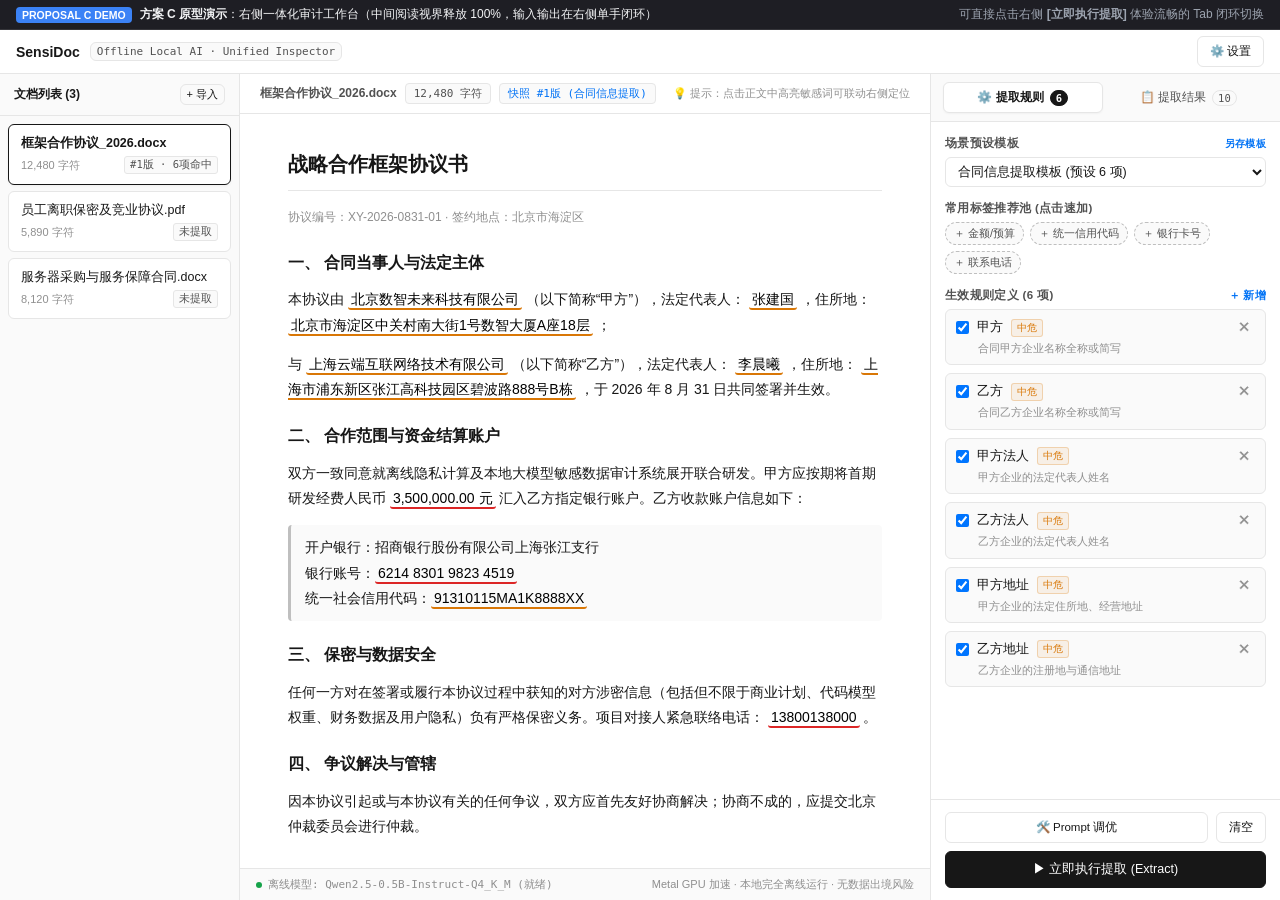
<file: optimize/demo_c.html>
<!DOCTYPE html>
<html lang="zh-CN">
<head>
  <meta charset="UTF-8">
  <meta name="viewport" content="width=device-width, initial-scale=1.0">
  <title>SensiDoc 方案C演示原型 - 右侧栏一体化审计工作台</title>
  <style>
    :root {
      --bg: hsl(0 0% 100%);
      --surface: hsl(0 0% 100%);
      --surface-2: hsl(0 0% 98%);
      --surface-hover: hsl(0 0% 95%);
      --surface-active: hsl(0 0% 92%);
      --border: hsl(0 0% 90%);
      --border-strong: hsl(0 0% 75%);
      --text: hsl(0 0% 9%);
      --text-dim: hsl(0 0% 32%);
      --text-mute: hsl(0 0% 56%);
      --accent: hsl(0 0% 9%);
      --accent-text: hsl(0 0% 100%);
      --danger: #dc2626;
      --danger-soft: rgba(220, 38, 38, 0.08);
      --warning: #d97706;
      --warning-soft: rgba(217, 119, 6, 0.08);
      --success: #16a34a;
      --success-soft: rgba(22, 163, 74, 0.08);
      --link: hsl(212 100% 48%);
      
      --radius-sm: 6px;
      --radius-md: 8px;
      --radius-lg: 12px;
      
      --font-sans: -apple-system, BlinkMacSystemFont, "SF Pro Text", "PingFang SC", "Helvetica Neue", Arial, sans-serif;
      --font-mono: ui-monospace, "SF Mono", Menlo, Monaco, Consolas, monospace;
    }

    @media (prefers-color-scheme: dark) {
      :root {
        --bg: hsl(0 0% 4%);
        --surface: hsl(0 0% 4%);
        --surface-2: hsl(0 0% 7%);
        --surface-hover: hsl(0 0% 11%);
        --surface-active: hsl(0 0% 14%);
        --border: hsl(0 0% 16%);
        --border-strong: hsl(0 0% 28%);
        --text: hsl(0 0% 93%);
        --text-dim: hsl(0 0% 63%);
        --text-mute: hsl(0 0% 45%);
        --accent: hsl(0 0% 93%);
        --accent-text: hsl(0 0% 6%);
        --danger: #f87171;
        --danger-soft: rgba(248, 113, 113, 0.15);
        --warning: #fbbf24;
        --warning-soft: rgba(251, 191, 36, 0.15);
        --success: #4ade80;
        --success-soft: rgba(74, 222, 128, 0.15);
        --link: hsl(210 100% 66%);
      }
    }

    * { box-sizing: border-box; margin: 0; padding: 0; }
    body {
      font-family: var(--font-sans);
      background: var(--bg);
      color: var(--text);
      height: 100vh;
      display: flex;
      flex-direction: column;
      overflow: hidden;
      -webkit-font-smoothing: antialiased;
    }

    /* 顶部提示横幅 Banner */
    .demo-banner {
      background: #1e1e24;
      color: #f3f4f6;
      font-size: 12px;
      padding: 6px 16px;
      display: flex;
      align-items: center;
      justify-content: space-between;
      border-bottom: 1px solid rgba(255,255,255,0.1);
      z-index: 100;
    }
    .demo-tag {
      background: #3b82f6;
      color: #fff;
      font-size: 10.5px;
      font-weight: 600;
      padding: 2px 6px;
      border-radius: 4px;
      margin-right: 8px;
    }

    /* 顶部导航 TopBar */
    .app-header {
      height: 44px;
      border-bottom: 1px solid var(--border);
      display: flex;
      align-items: center;
      justify-content: space-between;
      padding: 0 16px;
      background: var(--surface);
      flex-shrink: 0;
    }
    .logo-group { display: flex; align-items: center; gap: 10px; }
    .logo-title { font-size: 14px; font-weight: 600; }
    .logo-badge {
      font-size: 11px;
      font-family: var(--font-mono);
      padding: 2px 6px;
      border-radius: var(--radius-sm);
      border: 1px solid var(--border);
      color: var(--text-dim);
      background: var(--surface-2);
    }

    /* 三栏主体网格 */
    .app-layout {
      flex: 1;
      display: grid;
      grid-template-columns: 240px minmax(400px, 1fr) 350px;
      overflow: hidden;
    }

    /* 左栏：文件列表 */
    .sidebar {
      border-right: 1px solid var(--border);
      background: var(--surface-2);
      display: flex;
      flex-direction: column;
      overflow: hidden;
    }
    .sidebar-header {
      padding: 10px 14px;
      border-bottom: 1px solid var(--border);
      display: flex;
      align-items: center;
      justify-content: space-between;
      font-size: 12px;
      font-weight: 600;
    }
    .file-list {
      flex: 1;
      overflow-y: auto;
      padding: 8px;
      display: flex;
      flex-direction: column;
      gap: 6px;
    }
    .file-card {
      padding: 10px 12px;
      border-radius: var(--radius-sm);
      background: var(--surface);
      border: 1px solid var(--border);
      cursor: pointer;
      transition: all 0.12s;
    }
    .file-card:hover { border-color: var(--border-strong); }
    .file-card.active {
      border-color: var(--accent);
      background: var(--surface);
      box-shadow: 0 1px 3px rgba(0,0,0,0.05);
    }
    .file-name {
      font-size: 12.5px;
      font-weight: 400;
      white-space: nowrap;
      overflow: hidden;
      text-overflow: ellipsis;
      margin-bottom: 4px;
    }
    .file-card.active .file-name {
      font-weight: 600;
    }
    .file-meta {
      display: flex;
      align-items: center;
      justify-content: space-between;
      font-size: 11px;
      color: var(--text-mute);
    }
    .version-tag {
      font-family: var(--font-mono);
      font-size: 10.5px;
      background: var(--surface-2);
      padding: 1px 5px;
      border-radius: 3px;
      border: 1px solid var(--border);
      color: var(--text-dim);
    }

    /* 中间主舞台：极简纯净正文阅读画布 */
    .main-stage {
      display: flex;
      flex-direction: column;
      background: var(--surface);
      overflow: hidden;
    }
    .stage-toolbar {
      height: 40px;
      padding: 0 20px;
      border-bottom: 1px solid var(--border);
      display: flex;
      align-items: center;
      justify-content: space-between;
      background: var(--surface);
      font-size: 12px;
      color: var(--text-dim);
      flex-shrink: 0;
    }
    .stage-meta {
      display: flex;
      align-items: center;
      gap: 8px;
    }
    .doc-pill {
      font-family: var(--font-mono);
      font-size: 11px;
      background: var(--surface-2);
      padding: 2px 8px;
      border-radius: 4px;
      border: 1px solid var(--border);
    }
    .stage-content {
      flex: 1;
      overflow-y: auto;
      padding: 32px 48px;
      line-height: 1.8;
      font-size: 14px;
      color: var(--text);
    }
    .stage-content h1 {
      font-size: 20px;
      font-weight: 600;
      margin-bottom: 16px;
      border-bottom: 1px solid var(--border);
      padding-bottom: 8px;
    }
    .stage-content h2 {
      font-size: 16px;
      font-weight: 600;
      margin: 20px 0 10px 0;
    }
    .stage-content p {
      margin-bottom: 14px;
      color: var(--text);
    }
    .stage-footer {
      height: 32px;
      padding: 0 16px;
      border-top: 1px solid var(--border);
      background: var(--surface-2);
      display: flex;
      align-items: center;
      justify-content: space-between;
      font-size: 11px;
      color: var(--text-mute);
      flex-shrink: 0;
    }

    /* 敏感词高亮插桩 */
    mark.sensi-mark {
      background: transparent;
      padding: 1px 3px;
      border-radius: 3px;
      cursor: pointer;
      transition: all 0.15s ease;
      position: relative;
    }
    mark.sensi-mark[data-risk="high"] {
      border-bottom: 2px solid var(--danger);
    }
    mark.sensi-mark[data-risk="medium"] {
      border-bottom: 2px solid var(--warning);
    }
    mark.sensi-mark[data-risk="low"] {
      border-bottom: 2px solid var(--text-dim);
    }
    mark.sensi-mark:hover {
      background: rgba(217, 119, 6, 0.12);
    }
    mark.sensi-mark.sensi-selected {
      background: rgba(217, 119, 6, 0.22);
      box-shadow: 0 0 0 2px var(--warning);
      font-weight: 600;
    }
    mark.sensi-mark.sensi-selected[data-risk="high"] {
      background: rgba(220, 38, 38, 0.22);
      box-shadow: 0 0 0 2px var(--danger);
    }

    /* 右侧栏：统一智能审计主控台 (Unified Inspector Panel) */
    .inspector-panel {
      border-left: 1px solid var(--border);
      background: var(--surface);
      display: flex;
      flex-direction: column;
      overflow: hidden;
    }
    
    /* 分段选项卡 Segmented Control */
    .segmented-control {
      padding: 8px 12px;
      border-bottom: 1px solid var(--border);
      background: var(--surface-2);
      display: flex;
      gap: 6px;
    }
    .segmented-btn {
      flex: 1;
      padding: 6px 10px;
      font-size: 12px;
      font-weight: 500;
      border-radius: var(--radius-sm);
      border: 1px solid transparent;
      background: transparent;
      color: var(--text-dim);
      cursor: pointer;
      display: flex;
      align-items: center;
      justify-content: center;
      gap: 6px;
      transition: all 0.12s;
      user-select: none;
    }
    .segmented-btn:hover {
      background: var(--surface-hover);
      color: var(--text);
    }
    .segmented-btn.active {
      background: var(--surface);
      color: var(--text);
      border-color: var(--border);
      box-shadow: 0 1px 2px rgba(0,0,0,0.04);
      font-weight: 600;
    }
    .badge-count {
      font-size: 10.5px;
      font-family: var(--font-mono);
      background: var(--surface-2);
      padding: 1px 5px;
      border-radius: 10px;
      border: 1px solid var(--border);
    }
    .segmented-btn.active .badge-count {
      background: var(--accent);
      color: var(--accent-text);
      border-color: var(--accent);
    }

    /* 选项卡内容容器 */
    .tab-content {
      flex: 1;
      overflow-y: auto;
      display: flex;
      flex-direction: column;
    }

    /* 规则配置 Tab */
    .rules-pane {
      padding: 14px;
      display: flex;
      flex-direction: column;
      gap: 14px;
      flex: 1;
    }
    .pane-section-title {
      font-size: 11.5px;
      font-weight: 600;
      color: var(--text-dim);
      display: flex;
      align-items: center;
      justify-content: space-between;
      text-transform: uppercase;
      letter-spacing: 0.03em;
    }
    .form-row {
      display: flex;
      flex-direction: column;
      gap: 6px;
    }
    .select-input {
      width: 100%;
      padding: 6px 8px;
      border-radius: var(--radius-sm);
      border: 1px solid var(--border);
      background: var(--surface);
      color: var(--text);
      font-size: 12.5px;
      outline: none;
    }

    /* 常用标签按钮池 */
    .tag-pool {
      display: flex;
      flex-wrap: wrap;
      gap: 6px;
    }
    .tag-chip {
      font-size: 11px;
      padding: 3px 8px;
      border-radius: 12px;
      border: 1px dashed var(--border-strong);
      background: var(--surface-2);
      color: var(--text-dim);
      cursor: pointer;
      user-select: none;
      display: inline-flex;
      align-items: center;
      gap: 4px;
      transition: all 0.12s;
    }
    .tag-chip:hover {
      background: var(--surface-hover);
      border-color: var(--text);
      color: var(--text);
    }

    /* 规则卡片列表 */
    .rule-card-list {
      display: flex;
      flex-direction: column;
      gap: 8px;
    }
    .rule-card {
      background: var(--surface-2);
      border: 1px solid var(--border);
      border-radius: var(--radius-sm);
      padding: 8px 10px;
      transition: border-color 0.12s;
    }
    .rule-card:hover {
      border-color: var(--border-strong);
    }
    .rule-card-header {
      display: flex;
      align-items: center;
      justify-content: space-between;
      gap: 8px;
    }
    .rule-left {
      display: flex;
      align-items: center;
      gap: 8px;
      font-size: 12.5px;
      font-weight: 500;
    }
    .rule-desc {
      font-size: 11px;
      color: var(--text-mute);
      margin-top: 4px;
      padding-left: 22px;
      line-height: 1.4;
    }
    .risk-badge {
      font-size: 10px;
      padding: 1px 5px;
      border-radius: 3px;
      font-weight: 500;
    }
    .risk-badge.medium {
      background: var(--warning-soft);
      color: var(--warning);
      border: 1px solid rgba(217, 119, 6, 0.25);
    }
    .risk-badge.high {
      background: var(--danger-soft);
      color: var(--danger);
      border: 1px solid rgba(220, 38, 38, 0.25);
    }
    .delete-btn {
      color: var(--text-mute);
      cursor: pointer;
      font-size: 13px;
      padding: 2px 4px;
      border-radius: 3px;
    }
    .delete-btn:hover {
      color: var(--danger);
      background: var(--surface-hover);
    }

    /* 底部执行动作卡 */
    .inspector-footer {
      padding: 12px 14px;
      border-top: 1px solid var(--border);
      background: var(--surface);
      display: flex;
      flex-direction: column;
      gap: 8px;
    }
    .btn {
      padding: 7px 12px;
      font-size: 12.5px;
      font-weight: 500;
      border-radius: var(--radius-sm);
      border: 1px solid var(--border);
      background: transparent;
      color: var(--text);
      cursor: pointer;
      display: inline-flex;
      align-items: center;
      justify-content: center;
      gap: 6px;
      transition: all 0.12s;
      user-select: none;
    }
    .btn:hover { background: var(--surface-hover); }
    .btn.primary {
      background: var(--accent);
      color: var(--accent-text);
      border-color: var(--accent);
    }
    .btn.primary:hover { opacity: 0.9; }

    /* 审计清单 Tab */
    .audit-pane {
      display: flex;
      flex-direction: column;
      flex: 1;
      overflow: hidden;
    }
    .audit-toolbar {
      padding: 10px 14px;
      border-bottom: 1px solid var(--border);
      display: flex;
      align-items: center;
      justify-content: space-between;
      background: var(--surface-2);
      font-size: 11.5px;
    }
    .audit-items-list {
      flex: 1;
      overflow-y: auto;
      padding: 10px 12px;
      display: flex;
      flex-direction: column;
      gap: 6px;
    }
    .audit-item {
      padding: 8px 10px;
      border-radius: var(--radius-sm);
      background: var(--surface);
      border: 1px solid var(--border);
      cursor: pointer;
      transition: all 0.12s;
    }
    .audit-item:hover {
      border-color: var(--border-strong);
      background: var(--surface-hover);
    }
    .audit-item.active {
      border-color: var(--warning);
      background: var(--warning-soft);
    }
    .audit-item-top {
      display: flex;
      align-items: center;
      justify-content: space-between;
      margin-bottom: 4px;
    }
    .audit-word {
      font-size: 12.5px;
      font-weight: 600;
      color: var(--text);
    }
    .audit-tag {
      font-size: 10.5px;
      color: var(--text-dim);
      background: var(--surface-2);
      padding: 1px 6px;
      border-radius: 4px;
      border: 1px solid var(--border);
    }

    /* 脉冲动画 */
    @keyframes pulseFlash {
      0% { background: rgba(220, 38, 38, 0.45); }
      50% { background: transparent; }
      100% { background: rgba(220, 38, 38, 0.45); }
    }
    .pulse-animation {
      animation: pulseFlash 0.5s ease-in-out 2;
    }

    /* Prompt 模态框 */
    .modal-overlay {
      position: fixed;
      inset: 0;
      background: rgba(0, 0, 0, 0.5);
      display: none;
      align-items: center;
      justify-content: center;
      z-index: 1000;
      backdrop-filter: blur(3px);
    }
    .modal-overlay.open { display: flex; }
    .modal-box {
      background: var(--surface);
      border: 1px solid var(--border);
      border-radius: var(--radius-md);
      width: 90%;
      max-width: 620px;
      padding: 18px 20px;
      display: flex;
      flex-direction: column;
      gap: 14px;
      box-shadow: 0 16px 36px rgba(0,0,0,0.25);
    }
    .modal-header {
      display: flex;
      align-items: center;
      justify-content: space-between;
      border-bottom: 1px solid var(--border);
      padding-bottom: 10px;
    }
    .modal-header h3 { font-size: 14px; font-weight: 600; }
  </style>
</head>
<body>

  <!-- Demo 顶部横幅，说明方案背景与特性 -->
  <div class="demo-banner">
    <div style="display: flex; align-items: center;">
      <span class="demo-tag">PROPOSAL C DEMO</span>
      <span><strong>方案 C 原型演示</strong>：右侧一体化审计工作台（中间阅读视界释放 100%，输入输出在右侧单手闭环）</span>
    </div>
    <div style="display: flex; gap: 12px;">
      <span style="color: #9ca3af;">可直接点击右侧 <b>[立即执行提取]</b> 体验流畅的 Tab 闭环切换</span>
    </div>
  </div>

  <!-- 应用导航 -->
  <header class="app-header">
    <div class="logo-group">
      <span class="logo-title">SensiDoc</span>
      <span class="logo-badge">Offline Local AI · Unified Inspector</span>
    </div>
    <div>
      <button class="btn" style="font-size: 11.5px;" onclick="alert('系统设置功能就绪')">⚙️ 设置</button>
    </div>
  </header>

  <!-- 三栏工作区 -->
  <div class="app-layout">
    <!-- 左栏：文件列表 -->
    <aside class="sidebar">
      <div class="sidebar-header">
        <span>文档列表 (3)</span>
        <button class="btn" style="padding: 2px 6px; font-size: 11px;">+ 导入</button>
      </div>
      <div class="file-list">
        <div class="file-card active">
          <div class="file-name">框架合作协议_2026.docx</div>
          <div class="file-meta">
            <span>12,480 字符</span>
            <span class="version-tag">#1版 · 6项命中</span>
          </div>
        </div>
        <div class="file-card">
          <div class="file-name">员工离职保密及竞业协议.pdf</div>
          <div class="file-meta">
            <span>5,890 字符</span>
            <span class="version-tag">未提取</span>
          </div>
        </div>
        <div class="file-card">
          <div class="file-name">服务器采购与服务保障合同.docx</div>
          <div class="file-meta">
            <span>8,120 字符</span>
            <span class="version-tag">未提取</span>
          </div>
        </div>
      </div>
    </aside>

    <!-- 中间主舞台：纯净文档正文阅读视界 (100% 空间解放) -->
    <main class="main-stage">
      <!-- 极简工具栏 -->
      <div class="stage-toolbar">
        <div class="stage-meta">
          <span style="font-weight: 600;">框架合作协议_2026.docx</span>
          <span class="doc-pill">12,480 字符</span>
          <span class="doc-pill" style="color: var(--link);">快照 #1版 (合同信息提取)</span>
        </div>
        <div>
          <span style="font-size: 11px; color: var(--text-mute);">💡 提示：点击正文中高亮敏感词可联动右侧定位</span>
        </div>
      </div>

      <!-- 正文渲染区 (无任何规则表单遮挡，享受顶级沉浸阅读) -->
      <div class="stage-content" id="docContent">
        <h1>战略合作框架协议书</h1>
        <p style="color: var(--text-mute); font-size: 12px; margin-bottom: 20px;">
          协议编号：XY-2026-0831-01 · 签约地点：北京市海淀区
        </p>

        <h2>一、 合同当事人与法定主体</h2>
        <p>
          本协议由 
          <mark class="sensi-mark" data-risk="medium" data-id="1">北京数智未来科技有限公司</mark>
          （以下简称“甲方”），法定代表人：
          <mark class="sensi-mark" data-risk="medium" data-id="3">张建国</mark>
          ，住所地：
          <mark class="sensi-mark" data-risk="medium" data-id="5">北京市海淀区中关村南大街1号数智大厦A座18层</mark>
          ；
        </p>
        <p>
          与 
          <mark class="sensi-mark" data-risk="medium" data-id="2">上海云端互联网络技术有限公司</mark>
          （以下简称“乙方”），法定代表人：
          <mark class="sensi-mark" data-risk="medium" data-id="4">李晨曦</mark>
          ，住所地：
          <mark class="sensi-mark" data-risk="medium" data-id="6">上海市浦东新区张江高科技园区碧波路888号B栋</mark>
          ，于 2026 年 8 月 31 日共同签署并生效。
        </p>

        <h2>二、 合作范围与资金结算账户</h2>
        <p>
          双方一致同意就离线隐私计算及本地大模型敏感数据审计系统展开联合研发。甲方应按期将首期研发经费人民币 
          <mark class="sensi-mark" data-risk="high" data-id="7">3,500,000.00 元</mark>
          汇入乙方指定银行账户。乙方收款账户信息如下：
        </p>
        <p style="padding: 10px 14px; background: var(--surface-2); border-left: 3px solid var(--border-strong); border-radius: 4px;">
          开户银行：招商银行股份有限公司上海张江支行<br>
          银行账号：<mark class="sensi-mark" data-risk="high" data-id="8">6214 8301 9823 4519</mark><br>
          统一社会信用代码：<mark class="sensi-mark" data-risk="medium" data-id="9">91310115MA1K8888XX</mark>
        </p>

        <h2>三、 保密与数据安全</h2>
        <p>
          任何一方对在签署或履行本协议过程中获知的对方涉密信息（包括但不限于商业计划、代码模型权重、财务数据及用户隐私）负有严格保密义务。项目对接人紧急联络电话：
          <mark class="sensi-mark" data-risk="high" data-id="10">13800138000</mark>
          。
        </p>

        <h2>四、 争议解决与管辖</h2>
        <p>
          因本协议引起或与本协议有关的任何争议，双方应首先友好协商解决；协商不成的，应提交北京仲裁委员会进行仲裁。
        </p>
      </div>

      <!-- 底部离线模型状态栏 -->
      <div class="stage-footer">
        <div style="display: flex; align-items: center; gap: 6px;">
          <span style="width: 6px; height: 6px; border-radius: 50%; background: var(--success); display: inline-block;"></span>
          <span style="font-family: var(--font-mono);">离线模型: Qwen2.5-0.5B-Instruct-Q4_K_M (就绪)</span>
        </div>
        <div>Metal GPU 加速 · 本地完全离线运行 · 无数据出境风险</div>
      </div>
    </main>

    <!-- 右侧栏：统一智能审计主控台 (Unified Inspector Panel) -->
    <aside class="inspector-panel">
      <!-- 核心切换：Segmented Tabs -->
      <div class="segmented-control">
        <button class="segmented-btn active" id="tabRulesBtn" onclick="switchTab('rules')">
          <span>⚙️ 提取规则</span>
          <span class="badge-count" id="rulesCountBadge">6</span>
        </button>
        <button class="segmented-btn" id="tabAuditBtn" onclick="switchTab('audit')">
          <span>📋 提取结果</span>
          <span class="badge-count" id="auditCountBadge">10</span>
        </button>
      </div>

      <!-- 视图 1：提取规则配置视图 (Input 阶段) -->
      <div class="tab-content" id="rulesPane">
        <div class="rules-pane">
          <!-- 场景模板下拉选择 -->
          <div class="form-row">
            <div class="pane-section-title">
              <span>场景预设模板</span>
              <span style="font-size: 10px; color: var(--link); cursor: pointer;" onclick="alert('已将当前规则保存为模板')">另存模板</span>
            </div>
            <select class="select-input" id="presetSelect" onchange="handlePresetChange(this.value)">
              <option value="contract">合同信息提取模板 (预设 6 项)</option>
              <option value="privacy">个人隐私合规审查模板 (预设 4 项)</option>
              <option value="finance">财务与银行卡审计模板</option>
              <option value="empty">-- 空白自定义 --</option>
            </select>
          </div>

          <!-- 常用字段推荐池 (点击即加) -->
          <div class="form-row">
            <div class="pane-section-title">
              <span>常用标签推荐池 (点击速加)</span>
            </div>
            <div class="tag-pool">
              <span class="tag-chip" onclick="quickAddTag('金额/预算', '合同涉及的资金、违约金或付款金额', 'high')">＋ 金额/预算</span>
              <span class="tag-chip" onclick="quickAddTag('统一信用代码', '企业营业执照18位税号代码', 'medium')">＋ 统一信用代码</span>
              <span class="tag-chip" onclick="quickAddTag('银行卡号', '个人或对公银行账户卡号', 'high')">＋ 银行卡号</span>
              <span class="tag-chip" onclick="quickAddTag('联系电话', '手机号码或固话号码', 'high')">＋ 联系电话</span>
            </div>
          </div>

          <!-- 当前生效规则列表 -->
          <div class="form-row" style="flex: 1;">
            <div class="pane-section-title">
              <span>生效规则定义 (<span id="ruleTotalCount">6</span> 项)</span>
              <span style="font-size: 10.5px; color: var(--link); cursor: pointer;" onclick="addEmptyRule()">＋ 新增</span>
            </div>
            
            <div class="rule-card-list" id="ruleCardList">
              <!-- 动态规则卡片 -->
              <div class="rule-card" data-idx="0">
                <div class="rule-card-header">
                  <div class="rule-left">
                    <input type="checkbox" checked>
                    <span>甲方</span>
                    <span class="risk-badge medium">中危</span>
                  </div>
                  <span class="delete-btn" onclick="removeRule(0)" title="删除此规则">✕</span>
                </div>
                <div class="rule-desc">合同甲方企业名称全称或简写</div>
              </div>

              <div class="rule-card" data-idx="1">
                <div class="rule-card-header">
                  <div class="rule-left">
                    <input type="checkbox" checked>
                    <span>乙方</span>
                    <span class="risk-badge medium">中危</span>
                  </div>
                  <span class="delete-btn" onclick="removeRule(1)" title="删除此规则">✕</span>
                </div>
                <div class="rule-desc">合同乙方企业名称全称或简写</div>
              </div>

              <div class="rule-card" data-idx="2">
                <div class="rule-card-header">
                  <div class="rule-left">
                    <input type="checkbox" checked>
                    <span>甲方法人</span>
                    <span class="risk-badge medium">中危</span>
                  </div>
                  <span class="delete-btn" onclick="removeRule(2)" title="删除此规则">✕</span>
                </div>
                <div class="rule-desc">甲方企业的法定代表人姓名</div>
              </div>

              <div class="rule-card" data-idx="3">
                <div class="rule-card-header">
                  <div class="rule-left">
                    <input type="checkbox" checked>
                    <span>乙方法人</span>
                    <span class="risk-badge medium">中危</span>
                  </div>
                  <span class="delete-btn" onclick="removeRule(3)" title="删除此规则">✕</span>
                </div>
                <div class="rule-desc">乙方企业的法定代表人姓名</div>
              </div>

              <div class="rule-card" data-idx="4">
                <div class="rule-card-header">
                  <div class="rule-left">
                    <input type="checkbox" checked>
                    <span>甲方地址</span>
                    <span class="risk-badge medium">中危</span>
                  </div>
                  <span class="delete-btn" onclick="removeRule(4)" title="删除此规则">✕</span>
                </div>
                <div class="rule-desc">甲方企业的法定住所地、经营地址</div>
              </div>

              <div class="rule-card" data-idx="5">
                <div class="rule-card-header">
                  <div class="rule-left">
                    <input type="checkbox" checked>
                    <span>乙方地址</span>
                    <span class="risk-badge medium">中危</span>
                  </div>
                  <span class="delete-btn" onclick="removeRule(5)" title="删除此规则">✕</span>
                </div>
                <div class="rule-desc">乙方企业的注册地与通信地址</div>
              </div>
            </div>
          </div>
        </div>

        <!-- 规则底部主动作区 -->
        <div class="inspector-footer">
          <div style="display: flex; gap: 8px;">
            <button class="btn" style="flex: 1; font-size: 11.5px;" onclick="openPromptModal()">🛠️ Prompt 调优</button>
            <button class="btn" style="font-size: 11.5px;" onclick="alert('已清空所有规则')">清空</button>
          </div>
          <button class="btn primary" id="runExtractBtn" onclick="simulateExtract()" style="padding: 9px 0;">
            <span>▶ 立即执行提取 (Extract)</span>
          </button>
        </div>
      </div>

      <!-- 视图 2：敏感词审计清单视图 (Output 阶段) -->
      <div class="tab-content" id="auditPane" style="display: none;">
        <div class="audit-pane">
          <!-- 统计与过滤条 -->
          <div class="audit-toolbar">
            <div style="display: flex; align-items: center; gap: 6px;">
              <span style="font-weight: 600;">命中清单 (10 项)</span>
            </div>
            <div>
              <button class="btn" style="padding: 2px 6px; font-size: 10.5px;" onclick="alert('原始 JSON 模态框就绪')">原始 JSON</button>
            </div>
          </div>

          <!-- 敏感词项目列表 -->
          <div class="audit-items-list" id="auditItemsList">
            <div class="audit-item" onclick="focusMark(1)" data-id="1">
              <div class="audit-item-top">
                <span class="audit-word">北京数智未来科技有限公司</span>
                <span class="risk-badge medium">中危</span>
              </div>
              <div style="font-size: 11px; color: var(--text-dim); display: flex; justify-content: space-between;">
                <span>字段：【甲方】</span>
                <span style="color: var(--text-mute);">正文第 1 款</span>
              </div>
            </div>

            <div class="audit-item" onclick="focusMark(2)" data-id="2">
              <div class="audit-item-top">
                <span class="audit-word">上海云端互联网络技术有限公司</span>
                <span class="risk-badge medium">中危</span>
              </div>
              <div style="font-size: 11px; color: var(--text-dim); display: flex; justify-content: space-between;">
                <span>字段：【乙方】</span>
                <span style="color: var(--text-mute);">正文第 1 款</span>
              </div>
            </div>

            <div class="audit-item" onclick="focusMark(3)" data-id="3">
              <div class="audit-item-top">
                <span class="audit-word">张建国</span>
                <span class="risk-badge medium">中危</span>
              </div>
              <div style="font-size: 11px; color: var(--text-dim); display: flex; justify-content: space-between;">
                <span>字段：【甲方法人】</span>
                <span style="color: var(--text-mute);">正文第 1 款</span>
              </div>
            </div>

            <div class="audit-item" onclick="focusMark(4)" data-id="4">
              <div class="audit-item-top">
                <span class="audit-word">李晨曦</span>
                <span class="risk-badge medium">中危</span>
              </div>
              <div style="font-size: 11px; color: var(--text-dim); display: flex; justify-content: space-between;">
                <span>字段：【乙方法人】</span>
                <span style="color: var(--text-mute);">正文第 1 款</span>
              </div>
            </div>

            <div class="audit-item" onclick="focusMark(7)" data-id="7">
              <div class="audit-item-top">
                <span class="audit-word">3,500,000.00 元</span>
                <span class="risk-badge high">高危</span>
              </div>
              <div style="font-size: 11px; color: var(--text-dim); display: flex; justify-content: space-between;">
                <span>字段：【金额/预算】</span>
                <span style="color: var(--text-mute);">正文第 2 款</span>
              </div>
            </div>

            <div class="audit-item" onclick="focusMark(8)" data-id="8">
              <div class="audit-item-top">
                <span class="audit-word">6214 8301 9823 4519</span>
                <span class="risk-badge high">高危</span>
              </div>
              <div style="font-size: 11px; color: var(--text-dim); display: flex; justify-content: space-between;">
                <span>字段：【银行卡号】</span>
                <span style="color: var(--text-mute);">正文第 2 款</span>
              </div>
            </div>

            <div class="audit-item" onclick="focusMark(9)" data-id="9">
              <div class="audit-item-top">
                <span class="audit-word">91310115MA1K8888XX</span>
                <span class="risk-badge medium">中危</span>
              </div>
              <div style="font-size: 11px; color: var(--text-dim); display: flex; justify-content: space-between;">
                <span>字段：【统一信用代码】</span>
                <span style="color: var(--text-mute);">正文第 2 款</span>
              </div>
            </div>

            <div class="audit-item" onclick="focusMark(10)" data-id="10">
              <div class="audit-item-top">
                <span class="audit-word">13800138000</span>
                <span class="risk-badge high">高危</span>
              </div>
              <div style="font-size: 11px; color: var(--text-dim); display: flex; justify-content: space-between;">
                <span>字段：【联系电话】</span>
                <span style="color: var(--text-mute);">正文第 3 款</span>
              </div>
            </div>
          </div>

          <!-- 审计结果底部导出动作 -->
          <div class="inspector-footer">
            <div style="display: flex; gap: 8px;">
              <button class="btn" style="flex: 1; font-size: 11.5px;" onclick="alert('导出 CSV 成功')">导出清单 (CSV)</button>
              <button class="btn primary" style="flex: 1; font-size: 11.5px;" onclick="alert('脱敏文档已生成并在本地保存！')">🛡️ 脱敏导出</button>
            </div>
            <button class="btn" style="font-size: 11px; color: var(--text-mute);" onclick="switchTab('rules')">
              ← 返回修改规则重新提取
            </button>
          </div>
        </div>
      </div>
    </aside>
  </div>

  <!-- Prompt 调优模态框 -->
  <div class="modal-overlay" id="promptModal">
    <div class="modal-box">
      <div class="modal-header">
        <h3>系统提示词 (System Prompt) 调优与契约</h3>
        <button class="btn" style="padding: 2px 6px; font-size: 11px;" onclick="closePromptModal()">关闭</button>
      </div>
      <div style="font-size: 12px; color: var(--text-dim); line-height: 1.5;">
        内置针对 350M~1.5B 小模型加固的「三步思维协议」。字段通过变量 <code>{FIELDS_DEFINITION}</code> 自动注入。
      </div>
      <textarea style="width: 100%; height: 160px; font-family: var(--font-mono); font-size: 11.5px; padding: 8px; border: 1px solid var(--border); border-radius: 4px; background: var(--surface-2); color: var(--text); resize: none;">
你是一个资深文档保密审计专家。请严格按照以下定义的敏感字段提取文档原词：
{FIELDS_DEFINITION}

【提取规则契约】：
1. 只能从原文完整摘录，严禁杜撰或修改任何文字；
2. 输出必须是精简的 JSON 纯字符串数组格式：["原词1", "原词2"]
      </textarea>
      <div style="display: flex; justify-content: flex-end; gap: 8px;">
        <button class="btn" onclick="closePromptModal()">取消</button>
        <button class="btn primary" onclick="alert('已应用提示词！'); closePromptModal();">保存并应用</button>
      </div>
    </div>
  </div>

  <script>
    // Tab 切换逻辑
    function switchTab(tab) {
      const rulesBtn = document.getElementById("tabRulesBtn");
      const auditBtn = document.getElementById("tabAuditBtn");
      const rulesPane = document.getElementById("rulesPane");
      const auditPane = document.getElementById("auditPane");

      if (tab === "rules") {
        rulesBtn.classList.add("active");
        auditBtn.classList.remove("active");
        rulesPane.style.display = "flex";
        auditPane.style.display = "none";
      } else {
        auditBtn.classList.add("active");
        rulesBtn.classList.remove("active");
        auditPane.style.display = "flex";
        rulesPane.style.display = "none";
      }
    }

    // 联动点击定位敏感词
    function focusMark(id) {
      // 移除原有的 selected
      document.querySelectorAll("mark.sensi-mark").forEach(m => m.classList.remove("sensi-selected", "pulse-animation"));
      document.querySelectorAll(".audit-item").forEach(item => item.classList.remove("active"));

      const mark = document.querySelector(`mark.sensi-mark[data-id="${id}"]`);
      const item = document.querySelector(`.audit-item[data-id="${id}"]`);

      if (mark) {
        mark.classList.add("sensi-selected", "pulse-animation");
        mark.scrollIntoView({ behavior: "smooth", block: "center" });
      }
      if (item) {
        item.classList.add("active");
      }
    }

    // 正文中的敏感词点击反向联动右侧列表
    document.querySelectorAll("mark.sensi-mark").forEach(mark => {
      mark.addEventListener("click", () => {
        const id = mark.getAttribute("data-id");
        switchTab("audit");
        focusMark(id);
      });
    });

    // 模拟提取执行并自动切换 Tab
    function simulateExtract() {
      const btn = document.getElementById("runExtractBtn");
      const originalText = btn.innerHTML;
      btn.innerHTML = "<span>⏳ 本地小模型极速推理中...</span>";
      btn.style.opacity = "0.7";

      setTimeout(() => {
        btn.innerHTML = originalText;
        btn.style.opacity = "1";
        // 自动切到审计结果 Tab
        switchTab("audit");
        // 聚焦第一个
        focusMark(1);
      }, 700);
    }

    // 快捷推荐标签注入
    function quickAddTag(name, desc, risk) {
      const list = document.getElementById("ruleCardList");
      const totalSpan = document.getElementById("ruleTotalCount");
      const badgeSpan = document.getElementById("rulesCountBadge");

      const card = document.createElement("div");
      card.className = "rule-card";
      card.innerHTML = `
        <div class="rule-card-header">
          <div class="rule-left">
            <input type="checkbox" checked>
            <span>${name}</span>
            <span class="risk-badge ${risk}">${risk === 'high' ? '高危' : '中危'}</span>
          </div>
          <span class="delete-btn" onclick="this.closest('.rule-card').remove(); updateCount();" title="删除此规则">✕</span>
        </div>
        <div class="rule-desc">${desc}</div>
      `;
      list.appendChild(card);
      updateCount();
      card.scrollIntoView({ behavior: "smooth", block: "nearest" });
    }

    function removeRule(idx) {
      const card = document.querySelector(`.rule-card[data-idx="${idx}"]`);
      if (card) {
        card.remove();
        updateCount();
      }
    }

    function addEmptyRule() {
      const name = prompt("请输入新字段名称:", "开户许可证");
      if (!name) return;
      quickAddTag(name, "自定义敏感特征抽取说明", "medium");
    }

    function updateCount() {
      const count = document.querySelectorAll("#ruleCardList .rule-card").length;
      document.getElementById("ruleTotalCount").innerText = count;
      document.getElementById("rulesCountBadge").innerText = count;
    }

    function handlePresetChange(val) {
      if (val === 'empty') {
        document.getElementById("ruleCardList").innerHTML = "";
        updateCount();
      } else {
        // 重置为 6 项演示
        location.reload();
      }
    }

    function openPromptModal() {
      document.getElementById("promptModal").classList.add("open");
    }
    function closePromptModal() {
      document.getElementById("promptModal").classList.remove("open");
    }
  </script>
</body>
</html>
</file>
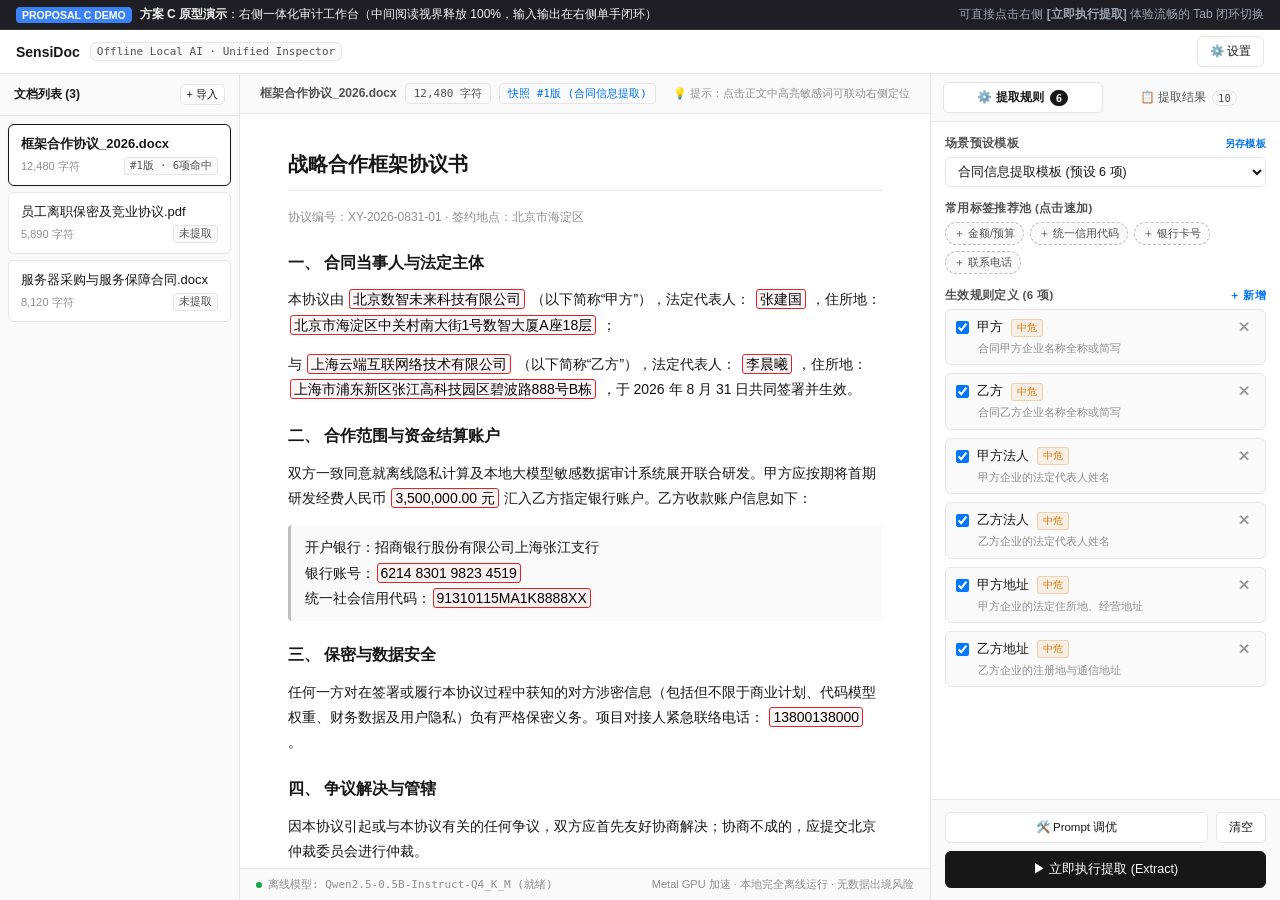
<file: web/demo_c.html>
<!DOCTYPE html>
<html lang="zh-CN">
<head>
  <meta charset="UTF-8">
  <meta name="viewport" content="width=device-width, initial-scale=1.0">
  <title>SensiDoc 方案C演示原型 - 右侧栏一体化审计工作台</title>
  <style>
    :root {
      --bg: hsl(0 0% 100%);
      --surface: hsl(0 0% 100%);
      --surface-2: hsl(0 0% 98%);
      --surface-hover: hsl(0 0% 95%);
      --surface-active: hsl(0 0% 92%);
      --border: hsl(0 0% 90%);
      --border-strong: hsl(0 0% 75%);
      --text: hsl(0 0% 9%);
      --text-dim: hsl(0 0% 32%);
      --text-mute: hsl(0 0% 56%);
      --accent: hsl(0 0% 9%);
      --accent-text: hsl(0 0% 100%);
      --danger: #dc2626;
      --danger-soft: rgba(220, 38, 38, 0.08);
      --warning: #d97706;
      --warning-soft: rgba(217, 119, 6, 0.08);
      --success: #16a34a;
      --success-soft: rgba(22, 163, 74, 0.08);
      --link: hsl(212 100% 48%);
      
      --radius-sm: 6px;
      --radius-md: 8px;
      --radius-lg: 12px;
      
      --font-sans: -apple-system, BlinkMacSystemFont, "SF Pro Text", "PingFang SC", "Helvetica Neue", Arial, sans-serif;
      --font-mono: ui-monospace, "SF Mono", Menlo, Monaco, Consolas, monospace;
    }

    @media (prefers-color-scheme: dark) {
      :root {
        --bg: hsl(240 2% 12%);
        --surface: hsl(240 2% 13%);
        --surface-2: hsl(240 2% 18%);
        --surface-hover: hsl(240 2% 23%);
        --surface-active: hsl(240 2% 28%);
        --border: hsl(240 2% 22%);
        --border-strong: hsl(240 2% 32%);
        --text: hsl(0 0% 91%);
        --text-dim: hsl(240 2% 67%);
        --text-mute: hsl(240 2% 48%);
        --accent: hsl(0 0% 92%);
        --accent-text: hsl(240 2% 12%);
        --danger: #f87171;
        --danger-soft: rgba(248, 113, 113, 0.14);
        --warning: #fbbf24;
        --warning-soft: rgba(251, 191, 36, 0.14);
        --success: #07c160;
        --success-soft: rgba(7, 193, 96, 0.14);
        --link: hsl(212 90% 64%);
      }
    }

    * { box-sizing: border-box; margin: 0; padding: 0; }
    body {
      font-family: var(--font-sans);
      background: var(--bg);
      color: var(--text);
      height: 100vh;
      display: flex;
      flex-direction: column;
      overflow: hidden;
      -webkit-font-smoothing: antialiased;
    }

    /* 顶部提示横幅 Banner */
    .demo-banner {
      background: #1e1e24;
      color: #f3f4f6;
      font-size: 12px;
      padding: 6px 16px;
      display: flex;
      align-items: center;
      justify-content: space-between;
      border-bottom: 1px solid rgba(255,255,255,0.1);
      z-index: 100;
    }
    .demo-tag {
      background: #3b82f6;
      color: #fff;
      font-size: 10.5px;
      font-weight: 600;
      padding: 2px 6px;
      border-radius: 4px;
      margin-right: 8px;
    }

    /* 顶部导航 TopBar */
    .app-header {
      height: 44px;
      border-bottom: 1px solid var(--border);
      display: flex;
      align-items: center;
      justify-content: space-between;
      padding: 0 16px;
      background: var(--surface);
      flex-shrink: 0;
    }
    .logo-group { display: flex; align-items: center; gap: 10px; }
    .logo-title { font-size: 14px; font-weight: 600; }
    .logo-badge {
      font-size: 11px;
      font-family: var(--font-mono);
      padding: 2px 6px;
      border-radius: var(--radius-sm);
      border: 1px solid var(--border);
      color: var(--text-dim);
      background: var(--surface-2);
    }

    /* 三栏主体网格 */
    .app-layout {
      flex: 1;
      display: grid;
      grid-template-columns: 240px minmax(400px, 1fr) 350px;
      overflow: hidden;
    }

    /* 左栏：文件列表 */
    .sidebar {
      border-right: 1px solid var(--border);
      background: var(--surface-2);
      display: flex;
      flex-direction: column;
      overflow: hidden;
    }
    .sidebar-header {
      padding: 10px 14px;
      border-bottom: 1px solid var(--border);
      background: var(--surface-2);
      display: flex;
      align-items: center;
      justify-content: space-between;
      font-size: 12px;
      font-weight: 600;
    }
    .sidebar-header .btn:not(.primary) {
      background: var(--surface);
    }
    .file-list {
      flex: 1;
      overflow-y: auto;
      padding: 8px;
      display: flex;
      flex-direction: column;
      gap: 6px;
    }
    .file-card {
      padding: 10px 12px;
      border-radius: var(--radius-sm);
      background: var(--surface);
      border: 1px solid var(--border);
      cursor: pointer;
      transition: all 0.12s;
    }
    .file-card:hover { border-color: var(--border-strong); }
    .file-card.active {
      border-color: var(--accent);
      background: var(--surface);
      box-shadow: 0 1px 3px rgba(0,0,0,0.05);
    }
    .file-name {
      font-weight: 400;
      font-size: 13px;
      color: var(--text);
      white-space: nowrap;
      overflow: hidden;
      text-overflow: ellipsis;
      margin-bottom: 4px;
    }
    .file-card.active .file-name {
      font-weight: 600;
    }
    .file-meta {
      display: flex;
      align-items: center;
      justify-content: space-between;
      font-size: 11px;
      color: var(--text-mute);
    }
    .version-tag {
      font-family: var(--font-mono);
      font-size: 10.5px;
      background: var(--surface-2);
      padding: 1px 5px;
      border-radius: 3px;
      border: 1px solid var(--border);
      color: var(--text-dim);
    }

    /* 中间主舞台：极简纯净正文阅读画布 */
    .main-stage {
      display: flex;
      flex-direction: column;
      background: var(--surface);
      overflow: hidden;
    }
    .stage-toolbar {
      height: 40px;
      padding: 0 20px;
      border-bottom: 1px solid var(--border);
      display: flex;
      align-items: center;
      justify-content: space-between;
      background: var(--surface-2);
      font-size: 12px;
      color: var(--text-dim);
      flex-shrink: 0;
    }
    .stage-meta {
      display: flex;
      align-items: center;
      gap: 8px;
    }
    .doc-pill {
      font-family: var(--font-mono);
      font-size: 11px;
      background: var(--surface-2);
      padding: 2px 8px;
      border-radius: 4px;
      border: 1px solid var(--border);
    }
    .stage-content {
      flex: 1;
      overflow-y: auto;
      padding: 32px 48px;
      line-height: 1.8;
      font-size: 14px;
      color: var(--text);
    }
    .stage-content h1 {
      font-size: 20px;
      font-weight: 600;
      margin-bottom: 16px;
      border-bottom: 1px solid var(--border);
      padding-bottom: 8px;
    }
    .stage-content h2 {
      font-size: 16px;
      font-weight: 600;
      margin: 20px 0 10px 0;
    }
    .stage-content p {
      margin-bottom: 14px;
      color: var(--text);
    }
    .stage-footer {
      height: 32px;
      padding: 0 16px;
      border-top: 1px solid var(--border);
      background: var(--surface-2);
      display: flex;
      align-items: center;
      justify-content: space-between;
      font-size: 11px;
      color: var(--text-mute);
      flex-shrink: 0;
    }

    /* 敏感词高亮插桩 */
    mark.sensi-mark {
      display: inline;
      background: rgba(220, 38, 38, 0.04);
      padding: 1px 3px;
      margin: 0 1.5px;
      border-radius: 3px;
      border: 1.5px solid var(--danger);
      cursor: pointer;
      box-decoration-break: clone;
      -webkit-box-decoration-break: clone;
      transition: all 0.15s ease;
      position: relative;
    }
    mark.sensi-mark[data-risk="high"],
    mark.sensi-mark[data-risk="medium"] {
      border: 1.5px solid var(--danger);
      background: rgba(220, 38, 38, 0.04);
    }
    mark.sensi-mark[data-risk="low"] {
      border: 1.5px solid var(--warning);
      background: rgba(217, 119, 6, 0.04);
    }
    mark.sensi-mark:hover {
      background: rgba(220, 38, 38, 0.1);
    }
    mark.sensi-mark.sensi-selected {
      background: rgba(220, 38, 38, 0.12);
      border: 1.5px solid var(--danger);
      border-bottom: 3px solid var(--danger);
      padding-bottom: 0;
      font-weight: 600;
    }

    /* 右侧栏：统一智能审计主控台 (Unified Inspector Panel) */
    .inspector-panel {
      border-left: 1px solid var(--border);
      background: var(--surface);
      display: flex;
      flex-direction: column;
      overflow: hidden;
    }
    
    /* 分段选项卡 Segmented Control */
    .segmented-control {
      padding: 8px 12px;
      border-bottom: 1px solid var(--border);
      background: var(--surface-2);
      display: flex;
      gap: 6px;
    }
    .segmented-btn {
      flex: 1;
      padding: 6px 10px;
      font-size: 12px;
      font-weight: 500;
      border-radius: var(--radius-sm);
      border: 1px solid transparent;
      background: transparent;
      color: var(--text-dim);
      cursor: pointer;
      display: flex;
      align-items: center;
      justify-content: center;
      gap: 6px;
      transition: all 0.12s;
      user-select: none;
    }
    .segmented-btn:hover {
      background: var(--surface-hover);
      color: var(--text);
    }
    .segmented-btn.active {
      background: var(--surface);
      color: var(--text);
      border-color: var(--border);
      box-shadow: 0 1px 2px rgba(0,0,0,0.04);
      font-weight: 600;
    }
    .badge-count {
      font-size: 10.5px;
      font-family: var(--font-mono);
      background: var(--surface-2);
      padding: 1px 5px;
      border-radius: 10px;
      border: 1px solid var(--border);
    }
    .segmented-btn.active .badge-count {
      background: var(--accent);
      color: var(--accent-text);
      border-color: var(--accent);
    }

    /* 选项卡内容容器 */
    .tab-content {
      flex: 1;
      overflow-y: auto;
      display: flex;
      flex-direction: column;
    }

    /* 规则配置 Tab */
    .rules-pane {
      padding: 14px;
      display: flex;
      flex-direction: column;
      gap: 14px;
      flex: 1;
    }
    .pane-section-title {
      font-size: 11.5px;
      font-weight: 600;
      color: var(--text-dim);
      display: flex;
      align-items: center;
      justify-content: space-between;
      text-transform: uppercase;
      letter-spacing: 0.03em;
    }
    .form-row {
      display: flex;
      flex-direction: column;
      gap: 6px;
    }
    .select-input {
      width: 100%;
      padding: 6px 8px;
      border-radius: var(--radius-sm);
      border: 1px solid var(--border);
      background: var(--surface);
      color: var(--text);
      font-size: 12.5px;
      outline: none;
    }

    /* 常用标签按钮池 */
    .tag-pool {
      display: flex;
      flex-wrap: wrap;
      gap: 6px;
    }
    .tag-chip {
      font-size: 11px;
      padding: 3px 8px;
      border-radius: 12px;
      border: 1px dashed var(--border-strong);
      background: var(--surface-2);
      color: var(--text-dim);
      cursor: pointer;
      user-select: none;
      display: inline-flex;
      align-items: center;
      gap: 4px;
      transition: all 0.12s;
    }
    .tag-chip:hover {
      background: var(--surface-hover);
      border-color: var(--text);
      color: var(--text);
    }

    /* 规则卡片列表 */
    .rule-card-list {
      display: flex;
      flex-direction: column;
      gap: 8px;
    }
    .rule-card {
      background: var(--surface-2);
      border: 1px solid var(--border);
      border-radius: var(--radius-sm);
      padding: 8px 10px;
      transition: border-color 0.12s;
    }
    .rule-card:hover {
      border-color: var(--border-strong);
    }
    .rule-card-header {
      display: flex;
      align-items: center;
      justify-content: space-between;
      gap: 8px;
    }
    .rule-left {
      display: flex;
      align-items: center;
      gap: 8px;
      font-size: 12.5px;
      font-weight: 500;
    }
    .rule-desc {
      font-size: 11px;
      color: var(--text-mute);
      margin-top: 4px;
      padding-left: 22px;
      line-height: 1.4;
    }
    .risk-badge {
      font-size: 10px;
      padding: 1px 5px;
      border-radius: 3px;
      font-weight: 500;
    }
    .risk-badge.medium {
      background: var(--warning-soft);
      color: var(--warning);
      border: 1px solid rgba(217, 119, 6, 0.25);
    }
    .risk-badge.high {
      background: var(--danger-soft);
      color: var(--danger);
      border: 1px solid rgba(220, 38, 38, 0.25);
    }
    .delete-btn {
      color: var(--text-mute);
      cursor: pointer;
      font-size: 13px;
      padding: 2px 4px;
      border-radius: 3px;
    }
    .delete-btn:hover {
      color: var(--danger);
      background: var(--surface-hover);
    }

    /* 底部执行动作卡 */
    .inspector-footer {
      padding: 12px 14px;
      border-top: 1px solid var(--border);
      background: var(--surface-2);
      display: flex;
      flex-direction: column;
      gap: 8px;
    }
    .inspector-footer .btn:not(.primary) {
      background: var(--surface);
    }
    .btn {
      padding: 7px 12px;
      font-size: 12.5px;
      font-weight: 500;
      border-radius: var(--radius-sm);
      border: 1px solid var(--border);
      background: transparent;
      color: var(--text);
      cursor: pointer;
      display: inline-flex;
      align-items: center;
      justify-content: center;
      gap: 6px;
      transition: all 0.12s;
      user-select: none;
    }
    .btn:hover { background: var(--surface-hover); }
    .btn.primary {
      background: var(--accent);
      color: var(--accent-text);
      border-color: var(--accent);
    }
    .btn.primary:hover { opacity: 0.9; }

    /* 审计清单 Tab */
    .audit-pane {
      display: flex;
      flex-direction: column;
      flex: 1;
      overflow: hidden;
    }
    .audit-toolbar {
      padding: 10px 14px;
      border-bottom: 1px solid var(--border);
      display: flex;
      align-items: center;
      justify-content: space-between;
      background: var(--surface-2);
      font-size: 11.5px;
    }
    .audit-items-list {
      flex: 1;
      overflow-y: auto;
      padding: 10px 12px;
      display: flex;
      flex-direction: column;
      gap: 6px;
    }
    .audit-item {
      padding: 8px 10px;
      border-radius: var(--radius-sm);
      background: var(--surface);
      border: 1px solid var(--border);
      cursor: pointer;
      transition: all 0.12s;
    }
    .audit-item:hover {
      border-color: var(--border-strong);
      background: var(--surface-hover);
    }
    .audit-item.active {
      border-color: var(--warning);
      background: var(--warning-soft);
    }
    .audit-item-top {
      display: flex;
      align-items: center;
      justify-content: space-between;
      margin-bottom: 4px;
    }
    .audit-word {
      font-size: 12.5px;
      font-weight: 600;
      color: var(--text);
    }
    .audit-tag {
      font-size: 10.5px;
      color: var(--text-dim);
      background: var(--surface-2);
      padding: 1px 6px;
      border-radius: 4px;
      border: 1px solid var(--border);
    }

    /* 脉冲动画 */
    @keyframes pulseFlash {
      0% { background: rgba(220, 38, 38, 0.45); }
      50% { background: transparent; }
      100% { background: rgba(220, 38, 38, 0.45); }
    }
    .pulse-animation {
      animation: pulseFlash 0.5s ease-in-out 2;
    }

    /* Prompt 模态框 */
    .modal-overlay {
      position: fixed;
      inset: 0;
      background: rgba(0, 0, 0, 0.5);
      display: none;
      align-items: center;
      justify-content: center;
      z-index: 1000;
      backdrop-filter: blur(3px);
    }
    .modal-overlay.open { display: flex; }
    .modal-box {
      background: var(--surface);
      border: 1px solid var(--border);
      border-radius: var(--radius-md);
      width: 90%;
      max-width: 620px;
      padding: 18px 20px;
      display: flex;
      flex-direction: column;
      gap: 14px;
      box-shadow: 0 16px 36px rgba(0,0,0,0.25);
    }
    .modal-header {
      display: flex;
      align-items: center;
      justify-content: space-between;
      border-bottom: 1px solid var(--border);
      padding-bottom: 10px;
    }
    .modal-header h3 { font-size: 14px; font-weight: 600; }
  </style>
</head>
<body>

  <!-- Demo 顶部横幅，说明方案背景与特性 -->
  <div class="demo-banner">
    <div style="display: flex; align-items: center;">
      <span class="demo-tag">PROPOSAL C DEMO</span>
      <span><strong>方案 C 原型演示</strong>：右侧一体化审计工作台（中间阅读视界释放 100%，输入输出在右侧单手闭环）</span>
    </div>
    <div style="display: flex; gap: 12px;">
      <span style="color: #9ca3af;">可直接点击右侧 <b>[立即执行提取]</b> 体验流畅的 Tab 闭环切换</span>
    </div>
  </div>

  <!-- 应用导航 -->
  <header class="app-header">
    <div class="logo-group">
      <span class="logo-title">SensiDoc</span>
      <span class="logo-badge">Offline Local AI · Unified Inspector</span>
    </div>
    <div>
      <button class="btn" style="font-size: 11.5px;" onclick="alert('系统设置功能就绪')">⚙️ 设置</button>
    </div>
  </header>

  <!-- 三栏工作区 -->
  <div class="app-layout">
    <!-- 左栏：文件列表 -->
    <aside class="sidebar">
      <div class="sidebar-header">
        <span>文档列表 (3)</span>
        <button class="btn" style="padding: 2px 6px; font-size: 11px;">+ 导入</button>
      </div>
      <div class="file-list">
        <div class="file-card active">
          <div class="file-name">框架合作协议_2026.docx</div>
          <div class="file-meta">
            <span>12,480 字符</span>
            <span class="version-tag">#1版 · 6项命中</span>
          </div>
        </div>
        <div class="file-card">
          <div class="file-name">员工离职保密及竞业协议.pdf</div>
          <div class="file-meta">
            <span>5,890 字符</span>
            <span class="version-tag">未提取</span>
          </div>
        </div>
        <div class="file-card">
          <div class="file-name">服务器采购与服务保障合同.docx</div>
          <div class="file-meta">
            <span>8,120 字符</span>
            <span class="version-tag">未提取</span>
          </div>
        </div>
      </div>
    </aside>

    <!-- 中间主舞台：纯净文档正文阅读视界 (100% 空间解放) -->
    <main class="main-stage">
      <!-- 极简工具栏 -->
      <div class="stage-toolbar">
        <div class="stage-meta">
          <span style="font-weight: 600;">框架合作协议_2026.docx</span>
          <span class="doc-pill">12,480 字符</span>
          <span class="doc-pill" style="color: var(--link);">快照 #1版 (合同信息提取)</span>
        </div>
        <div>
          <span style="font-size: 11px; color: var(--text-mute);">💡 提示：点击正文中高亮敏感词可联动右侧定位</span>
        </div>
      </div>

      <!-- 正文渲染区 (无任何规则表单遮挡，享受顶级沉浸阅读) -->
      <div class="stage-content" id="docContent">
        <h1>战略合作框架协议书</h1>
        <p style="color: var(--text-mute); font-size: 12px; margin-bottom: 20px;">
          协议编号：XY-2026-0831-01 · 签约地点：北京市海淀区
        </p>

        <h2>一、 合同当事人与法定主体</h2>
        <p>
          本协议由 
          <mark class="sensi-mark" data-risk="medium" data-id="1">北京数智未来科技有限公司</mark>
          （以下简称“甲方”），法定代表人：
          <mark class="sensi-mark" data-risk="medium" data-id="3">张建国</mark>
          ，住所地：
          <mark class="sensi-mark" data-risk="medium" data-id="5">北京市海淀区中关村南大街1号数智大厦A座18层</mark>
          ；
        </p>
        <p>
          与 
          <mark class="sensi-mark" data-risk="medium" data-id="2">上海云端互联网络技术有限公司</mark>
          （以下简称“乙方”），法定代表人：
          <mark class="sensi-mark" data-risk="medium" data-id="4">李晨曦</mark>
          ，住所地：
          <mark class="sensi-mark" data-risk="medium" data-id="6">上海市浦东新区张江高科技园区碧波路888号B栋</mark>
          ，于 2026 年 8 月 31 日共同签署并生效。
        </p>

        <h2>二、 合作范围与资金结算账户</h2>
        <p>
          双方一致同意就离线隐私计算及本地大模型敏感数据审计系统展开联合研发。甲方应按期将首期研发经费人民币 
          <mark class="sensi-mark" data-risk="high" data-id="7">3,500,000.00 元</mark>
          汇入乙方指定银行账户。乙方收款账户信息如下：
        </p>
        <p style="padding: 10px 14px; background: var(--surface-2); border-left: 3px solid var(--border-strong); border-radius: 4px;">
          开户银行：招商银行股份有限公司上海张江支行<br>
          银行账号：<mark class="sensi-mark" data-risk="high" data-id="8">6214 8301 9823 4519</mark><br>
          统一社会信用代码：<mark class="sensi-mark" data-risk="medium" data-id="9">91310115MA1K8888XX</mark>
        </p>

        <h2>三、 保密与数据安全</h2>
        <p>
          任何一方对在签署或履行本协议过程中获知的对方涉密信息（包括但不限于商业计划、代码模型权重、财务数据及用户隐私）负有严格保密义务。项目对接人紧急联络电话：
          <mark class="sensi-mark" data-risk="high" data-id="10">13800138000</mark>
          。
        </p>

        <h2>四、 争议解决与管辖</h2>
        <p>
          因本协议引起或与本协议有关的任何争议，双方应首先友好协商解决；协商不成的，应提交北京仲裁委员会进行仲裁。
        </p>
      </div>

      <!-- 底部离线模型状态栏 -->
      <div class="stage-footer">
        <div style="display: flex; align-items: center; gap: 6px;">
          <span style="width: 6px; height: 6px; border-radius: 50%; background: var(--success); display: inline-block;"></span>
          <span style="font-family: var(--font-mono);">离线模型: Qwen2.5-0.5B-Instruct-Q4_K_M (就绪)</span>
        </div>
        <div>Metal GPU 加速 · 本地完全离线运行 · 无数据出境风险</div>
      </div>
    </main>

    <!-- 右侧栏：统一智能审计主控台 (Unified Inspector Panel) -->
    <aside class="inspector-panel">
      <!-- 核心切换：Segmented Tabs -->
      <div class="segmented-control">
        <button class="segmented-btn active" id="tabRulesBtn" onclick="switchTab('rules')">
          <span>⚙️ 提取规则</span>
          <span class="badge-count" id="rulesCountBadge">6</span>
        </button>
        <button class="segmented-btn" id="tabAuditBtn" onclick="switchTab('audit')">
          <span>📋 提取结果</span>
          <span class="badge-count" id="auditCountBadge">10</span>
        </button>
      </div>

      <!-- 视图 1：提取规则配置视图 (Input 阶段) -->
      <div class="tab-content" id="rulesPane">
        <div class="rules-pane">
          <!-- 场景模板下拉选择 -->
          <div class="form-row">
            <div class="pane-section-title">
              <span>场景预设模板</span>
              <span style="font-size: 10px; color: var(--link); cursor: pointer;" onclick="alert('已将当前规则保存为模板')">另存模板</span>
            </div>
            <select class="select-input" id="presetSelect" onchange="handlePresetChange(this.value)">
              <option value="contract">合同信息提取模板 (预设 6 项)</option>
              <option value="privacy">个人隐私合规审查模板 (预设 4 项)</option>
              <option value="finance">财务与银行卡审计模板</option>
              <option value="empty">-- 空白自定义 --</option>
            </select>
          </div>

          <!-- 常用字段推荐池 (点击即加) -->
          <div class="form-row">
            <div class="pane-section-title">
              <span>常用标签推荐池 (点击速加)</span>
            </div>
            <div class="tag-pool">
              <span class="tag-chip" onclick="quickAddTag('金额/预算', '合同涉及的资金、违约金或付款金额', 'high')">＋ 金额/预算</span>
              <span class="tag-chip" onclick="quickAddTag('统一信用代码', '企业营业执照18位税号代码', 'medium')">＋ 统一信用代码</span>
              <span class="tag-chip" onclick="quickAddTag('银行卡号', '个人或对公银行账户卡号', 'high')">＋ 银行卡号</span>
              <span class="tag-chip" onclick="quickAddTag('联系电话', '手机号码或固话号码', 'high')">＋ 联系电话</span>
            </div>
          </div>

          <!-- 当前生效规则列表 -->
          <div class="form-row" style="flex: 1;">
            <div class="pane-section-title">
              <span>生效规则定义 (<span id="ruleTotalCount">6</span> 项)</span>
              <span style="font-size: 10.5px; color: var(--link); cursor: pointer;" onclick="addEmptyRule()">＋ 新增</span>
            </div>
            
            <div class="rule-card-list" id="ruleCardList">
              <!-- 动态规则卡片 -->
              <div class="rule-card" data-idx="0">
                <div class="rule-card-header">
                  <div class="rule-left">
                    <input type="checkbox" checked>
                    <span>甲方</span>
                    <span class="risk-badge medium">中危</span>
                  </div>
                  <span class="delete-btn" onclick="removeRule(0)" title="删除此规则">✕</span>
                </div>
                <div class="rule-desc">合同甲方企业名称全称或简写</div>
              </div>

              <div class="rule-card" data-idx="1">
                <div class="rule-card-header">
                  <div class="rule-left">
                    <input type="checkbox" checked>
                    <span>乙方</span>
                    <span class="risk-badge medium">中危</span>
                  </div>
                  <span class="delete-btn" onclick="removeRule(1)" title="删除此规则">✕</span>
                </div>
                <div class="rule-desc">合同乙方企业名称全称或简写</div>
              </div>

              <div class="rule-card" data-idx="2">
                <div class="rule-card-header">
                  <div class="rule-left">
                    <input type="checkbox" checked>
                    <span>甲方法人</span>
                    <span class="risk-badge medium">中危</span>
                  </div>
                  <span class="delete-btn" onclick="removeRule(2)" title="删除此规则">✕</span>
                </div>
                <div class="rule-desc">甲方企业的法定代表人姓名</div>
              </div>

              <div class="rule-card" data-idx="3">
                <div class="rule-card-header">
                  <div class="rule-left">
                    <input type="checkbox" checked>
                    <span>乙方法人</span>
                    <span class="risk-badge medium">中危</span>
                  </div>
                  <span class="delete-btn" onclick="removeRule(3)" title="删除此规则">✕</span>
                </div>
                <div class="rule-desc">乙方企业的法定代表人姓名</div>
              </div>

              <div class="rule-card" data-idx="4">
                <div class="rule-card-header">
                  <div class="rule-left">
                    <input type="checkbox" checked>
                    <span>甲方地址</span>
                    <span class="risk-badge medium">中危</span>
                  </div>
                  <span class="delete-btn" onclick="removeRule(4)" title="删除此规则">✕</span>
                </div>
                <div class="rule-desc">甲方企业的法定住所地、经营地址</div>
              </div>

              <div class="rule-card" data-idx="5">
                <div class="rule-card-header">
                  <div class="rule-left">
                    <input type="checkbox" checked>
                    <span>乙方地址</span>
                    <span class="risk-badge medium">中危</span>
                  </div>
                  <span class="delete-btn" onclick="removeRule(5)" title="删除此规则">✕</span>
                </div>
                <div class="rule-desc">乙方企业的注册地与通信地址</div>
              </div>
            </div>
          </div>
        </div>

        <!-- 规则底部主动作区 -->
        <div class="inspector-footer">
          <div style="display: flex; gap: 8px;">
            <button class="btn" style="flex: 1; font-size: 11.5px;" onclick="openPromptModal()">🛠️ Prompt 调优</button>
            <button class="btn" style="font-size: 11.5px;" onclick="alert('已清空所有规则')">清空</button>
          </div>
          <button class="btn primary" id="runExtractBtn" onclick="simulateExtract()" style="padding: 9px 0;">
            <span>▶ 立即执行提取 (Extract)</span>
          </button>
        </div>
      </div>

      <!-- 视图 2：敏感词审计清单视图 (Output 阶段) -->
      <div class="tab-content" id="auditPane" style="display: none;">
        <div class="audit-pane">
          <!-- 统计与过滤条 -->
          <div class="audit-toolbar">
            <div style="display: flex; align-items: center; gap: 6px;">
              <span style="font-weight: 600;">命中列表 (10 项)</span>
            </div>
            <div style="display: flex; align-items: center; gap: 6px;">
              <button class="btn" style="padding: 2px 6px; font-size: 10.5px;" onclick="alert('已复制 JSON 数据')">复制</button>
              <button class="btn" style="padding: 2px 6px; font-size: 10.5px;" onclick="alert('JSON 模态框就绪')">JSON</button>
            </div>
          </div>

          <!-- 敏感词项目列表 -->
          <div class="audit-items-list" id="auditItemsList">
            <div class="audit-item" onclick="focusMark(1)" data-id="1">
              <div class="audit-item-top">
                <span class="audit-word">北京数智未来科技有限公司</span>
                <span class="risk-badge medium">中危</span>
              </div>
              <div style="font-size: 11px; color: var(--text-dim); display: flex; justify-content: space-between;">
                <span>字段：【甲方】</span>
                <span style="color: var(--text-mute);">正文第 1 款</span>
              </div>
            </div>

            <div class="audit-item" onclick="focusMark(2)" data-id="2">
              <div class="audit-item-top">
                <span class="audit-word">上海云端互联网络技术有限公司</span>
                <span class="risk-badge medium">中危</span>
              </div>
              <div style="font-size: 11px; color: var(--text-dim); display: flex; justify-content: space-between;">
                <span>字段：【乙方】</span>
                <span style="color: var(--text-mute);">正文第 1 款</span>
              </div>
            </div>

            <div class="audit-item" onclick="focusMark(3)" data-id="3">
              <div class="audit-item-top">
                <span class="audit-word">张建国</span>
                <span class="risk-badge medium">中危</span>
              </div>
              <div style="font-size: 11px; color: var(--text-dim); display: flex; justify-content: space-between;">
                <span>字段：【甲方法人】</span>
                <span style="color: var(--text-mute);">正文第 1 款</span>
              </div>
            </div>

            <div class="audit-item" onclick="focusMark(4)" data-id="4">
              <div class="audit-item-top">
                <span class="audit-word">李晨曦</span>
                <span class="risk-badge medium">中危</span>
              </div>
              <div style="font-size: 11px; color: var(--text-dim); display: flex; justify-content: space-between;">
                <span>字段：【乙方法人】</span>
                <span style="color: var(--text-mute);">正文第 1 款</span>
              </div>
            </div>

            <div class="audit-item" onclick="focusMark(7)" data-id="7">
              <div class="audit-item-top">
                <span class="audit-word">3,500,000.00 元</span>
                <span class="risk-badge high">高危</span>
              </div>
              <div style="font-size: 11px; color: var(--text-dim); display: flex; justify-content: space-between;">
                <span>字段：【金额/预算】</span>
                <span style="color: var(--text-mute);">正文第 2 款</span>
              </div>
            </div>

            <div class="audit-item" onclick="focusMark(8)" data-id="8">
              <div class="audit-item-top">
                <span class="audit-word">6214 8301 9823 4519</span>
                <span class="risk-badge high">高危</span>
              </div>
              <div style="font-size: 11px; color: var(--text-dim); display: flex; justify-content: space-between;">
                <span>字段：【银行卡号】</span>
                <span style="color: var(--text-mute);">正文第 2 款</span>
              </div>
            </div>

            <div class="audit-item" onclick="focusMark(9)" data-id="9">
              <div class="audit-item-top">
                <span class="audit-word">91310115MA1K8888XX</span>
                <span class="risk-badge medium">中危</span>
              </div>
              <div style="font-size: 11px; color: var(--text-dim); display: flex; justify-content: space-between;">
                <span>字段：【统一信用代码】</span>
                <span style="color: var(--text-mute);">正文第 2 款</span>
              </div>
            </div>

            <div class="audit-item" onclick="focusMark(10)" data-id="10">
              <div class="audit-item-top">
                <span class="audit-word">13800138000</span>
                <span class="risk-badge high">高危</span>
              </div>
              <div style="font-size: 11px; color: var(--text-dim); display: flex; justify-content: space-between;">
                <span>字段：【联系电话】</span>
                <span style="color: var(--text-mute);">正文第 3 款</span>
              </div>
            </div>
          </div>

          <!-- 审计结果底部导出动作 -->
          <div class="inspector-footer">
            <div style="display: flex; gap: 8px;">
              <button class="btn" style="flex: 1; font-size: 11.5px;" onclick="alert('导出 CSV 成功')">导出清单 (CSV)</button>
              <button class="btn primary" style="flex: 1; font-size: 11.5px;" onclick="alert('脱敏文档已生成并在本地保存！')">🛡️ 脱敏导出</button>
            </div>
            <button class="btn" style="font-size: 11px; color: var(--text-mute);" onclick="switchTab('rules')">
              ← 返回修改规则重新提取
            </button>
          </div>
        </div>
      </div>
    </aside>
  </div>

  <!-- Prompt 调优模态框 -->
  <div class="modal-overlay" id="promptModal">
    <div class="modal-box">
      <div class="modal-header">
        <h3>系统提示词 (System Prompt) 调优与契约</h3>
        <button class="btn" style="padding: 2px 6px; font-size: 11px;" onclick="closePromptModal()">关闭</button>
      </div>
      <div style="font-size: 12px; color: var(--text-dim); line-height: 1.5;">
        内置针对 350M~1.5B 小模型加固的「三步思维协议」。字段通过变量 <code>{FIELDS_DEFINITION}</code> 自动注入。
      </div>
      <textarea style="width: 100%; height: 160px; font-family: var(--font-mono); font-size: 11.5px; padding: 8px; border: 1px solid var(--border); border-radius: 4px; background: var(--surface-2); color: var(--text); resize: none;">
你是一个资深文档保密审计专家。请严格按照以下定义的敏感字段提取文档原词：
{FIELDS_DEFINITION}

【提取规则契约】：
1. 只能从原文完整摘录，严禁杜撰或修改任何文字；
2. 输出必须是精简的 JSON 纯字符串数组格式：["原词1", "原词2"]
      </textarea>
      <div style="display: flex; justify-content: flex-end; gap: 8px;">
        <button class="btn" onclick="closePromptModal()">取消</button>
        <button class="btn primary" onclick="alert('已应用提示词！'); closePromptModal();">保存并应用</button>
      </div>
    </div>
  </div>

  <script>
    // Tab 切换逻辑
    function switchTab(tab) {
      const rulesBtn = document.getElementById("tabRulesBtn");
      const auditBtn = document.getElementById("tabAuditBtn");
      const rulesPane = document.getElementById("rulesPane");
      const auditPane = document.getElementById("auditPane");

      if (tab === "rules") {
        rulesBtn.classList.add("active");
        auditBtn.classList.remove("active");
        rulesPane.style.display = "flex";
        auditPane.style.display = "none";
      } else {
        auditBtn.classList.add("active");
        rulesBtn.classList.remove("active");
        auditPane.style.display = "flex";
        rulesPane.style.display = "none";
      }
    }

    // 联动点击定位敏感词
    function focusMark(id) {
      // 移除原有的 selected
      document.querySelectorAll("mark.sensi-mark").forEach(m => m.classList.remove("sensi-selected", "pulse-animation"));
      document.querySelectorAll(".audit-item").forEach(item => item.classList.remove("active"));

      const mark = document.querySelector(`mark.sensi-mark[data-id="${id}"]`);
      const item = document.querySelector(`.audit-item[data-id="${id}"]`);

      if (mark) {
        mark.classList.add("sensi-selected", "pulse-animation");
        mark.scrollIntoView({ behavior: "smooth", block: "center" });
      }
      if (item) {
        item.classList.add("active");
      }
    }

    // 正文中的敏感词点击反向联动右侧列表
    document.querySelectorAll("mark.sensi-mark").forEach(mark => {
      mark.addEventListener("click", () => {
        const id = mark.getAttribute("data-id");
        switchTab("audit");
        focusMark(id);
      });
    });

    // 模拟提取执行并自动切换 Tab
    function simulateExtract() {
      const btn = document.getElementById("runExtractBtn");
      const originalText = btn.innerHTML;
      btn.innerHTML = "<span>⏳ 本地小模型极速推理中...</span>";
      btn.style.opacity = "0.7";

      setTimeout(() => {
        btn.innerHTML = originalText;
        btn.style.opacity = "1";
        // 自动切到审计结果 Tab
        switchTab("audit");
        // 聚焦第一个
        focusMark(1);
      }, 700);
    }

    // 快捷推荐标签注入
    function quickAddTag(name, desc, risk) {
      const list = document.getElementById("ruleCardList");
      const totalSpan = document.getElementById("ruleTotalCount");
      const badgeSpan = document.getElementById("rulesCountBadge");

      const card = document.createElement("div");
      card.className = "rule-card";
      card.innerHTML = `
        <div class="rule-card-header">
          <div class="rule-left">
            <input type="checkbox" checked>
            <span>${name}</span>
            <span class="risk-badge ${risk}">${risk === 'high' ? '高危' : '中危'}</span>
          </div>
          <span class="delete-btn" onclick="this.closest('.rule-card').remove(); updateCount();" title="删除此规则">✕</span>
        </div>
        <div class="rule-desc">${desc}</div>
      `;
      list.appendChild(card);
      updateCount();
      card.scrollIntoView({ behavior: "smooth", block: "nearest" });
    }

    function removeRule(idx) {
      const card = document.querySelector(`.rule-card[data-idx="${idx}"]`);
      if (card) {
        card.remove();
        updateCount();
      }
    }

    function addEmptyRule() {
      const name = prompt("请输入新字段名称:", "开户许可证");
      if (!name) return;
      quickAddTag(name, "自定义敏感特征抽取说明", "medium");
    }

    function updateCount() {
      const count = document.querySelectorAll("#ruleCardList .rule-card").length;
      document.getElementById("ruleTotalCount").innerText = count;
      document.getElementById("rulesCountBadge").innerText = count;
    }

    function handlePresetChange(val) {
      if (val === 'empty') {
        document.getElementById("ruleCardList").innerHTML = "";
        updateCount();
      } else {
        // 重置为 6 项演示
        location.reload();
      }
    }

    function openPromptModal() {
      document.getElementById("promptModal").classList.add("open");
    }
    function closePromptModal() {
      document.getElementById("promptModal").classList.remove("open");
    }
  </script>
</body>
</html>
</file>
